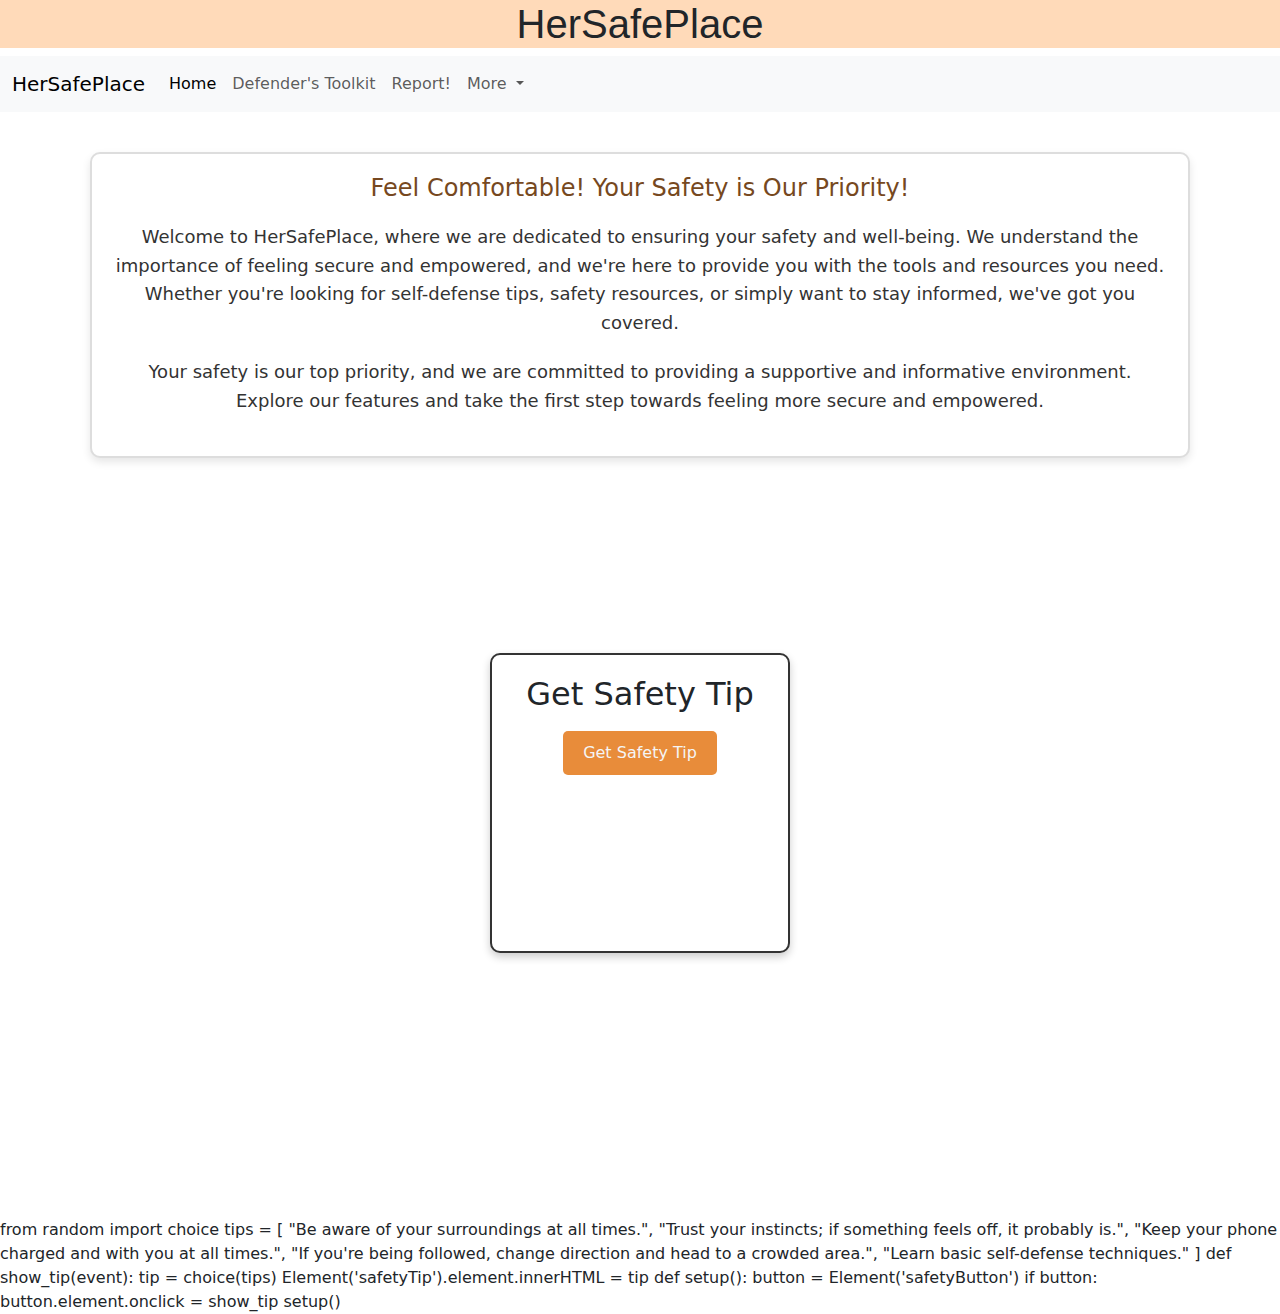
<file: index.html>
<!DOCTYPE html>
<html lang="en">
<head>
    <meta charset="UTF-8">
    <meta name="viewport" content="width=device-width, initial-scale=1.0">
    <title>Women's Safety</title>
    <link rel="stylesheet" href="styles.css">
    <link href="https://cdn.jsdelivr.net/npm/bootstrap@5.3.0/dist/css/bootstrap.min.css" rel="stylesheet">
    <script src="https://pyscript.net/latest/pyscript.js"></script>
</head>
<body>
    <h1 class="text-center">HerSafePlace</h1>

    <nav class="navbar navbar-expand-lg bg-body-tertiary">
        <div class="container-fluid">
            <a class="navbar-brand" href="#">HerSafePlace</a>
            <button class="navbar-toggler" type="button" data-bs-toggle="collapse" data-bs-target="#navbarNavDropdown" aria-controls="navbarNavDropdown" aria-expanded="false" aria-label="Toggle navigation">
                <span class="navbar-toggler-icon"></span>
            </button>
            <div class="collapse navbar-collapse" id="navbarNavDropdown">
                <ul class="navbar-nav">
                    <li class="nav-item">
                        <a class="nav-link active" aria-current="page" href="#">Home</a>
                    </li>
                    <li class="nav-item">
                        <a class="nav-link" href="defenders-toolkit.html">Defender's Toolkit</a>
                    </li>
                    <li class="nav-item">
                        <a class="nav-link" href="Report.html">Report!</a>
                    </li>
                    <li class="nav-item dropdown">
                        <a class="nav-link dropdown-toggle" href="#" role="button" data-bs-toggle="dropdown" aria-expanded="false">
                            More
                        </a>
                        <ul class="dropdown-menu">
                            <li><a class="dropdown-item" href="Read.html">Read articles and news on women safety!</a></li>
                            <li><a class="dropdown-item" href="Resource.html">Safety Resources</a></li>
                            <li><a class="dropdown-item" href="About.html">About</a></li>
                        </ul>
                    </li>
                </ul>
            </div>
        </div>
    </nav>
    <div class="intro-section">
        <h3>Feel Comfortable! Your Safety is Our Priority!</h3>
        
        <p>Welcome to HerSafePlace, where we are dedicated to ensuring your safety and well-being. We understand the importance of feeling secure and empowered, and we're here to provide you with the tools and resources you need. Whether you're looking for self-defense tips, safety resources, or simply want to stay informed, we've got you covered.</p>
                
        <p>Your safety is our top priority, and we are committed to providing a supportive and informative environment. Explore our features and take the first step towards feeling more secure and empowered.</p>
    </div>
    
    <main>
        <div id="safety-container">
            <h2>Get Safety Tip</h2>
            <button id="safetyButton" class="btn" >Get Safety Tip</button>
            <p id="safetyTip"></p>
        </div>
    </main>

    

    <py-script>
        from random import choice
        
        tips = [
            "Be aware of your surroundings at all times.",
            "Trust your instincts; if something feels off, it probably is.",
            "Keep your phone charged and with you at all times.",
            "If you're being followed, change direction and head to a crowded area.",
            "Learn basic self-defense techniques."
        ]
        
        def show_tip(event):
            tip = choice(tips)
            Element('safetyTip').element.innerHTML = tip
        
        def setup():
            button = Element('safetyButton')
            if button:
                button.element.onclick = show_tip

        setup()
    </py-script>

    <script src="https://cdn.jsdelivr.net/npm/bootstrap@5.3.0/dist/js/bootstrap.bundle.min.js"></script>
</body>
</html>
</file>
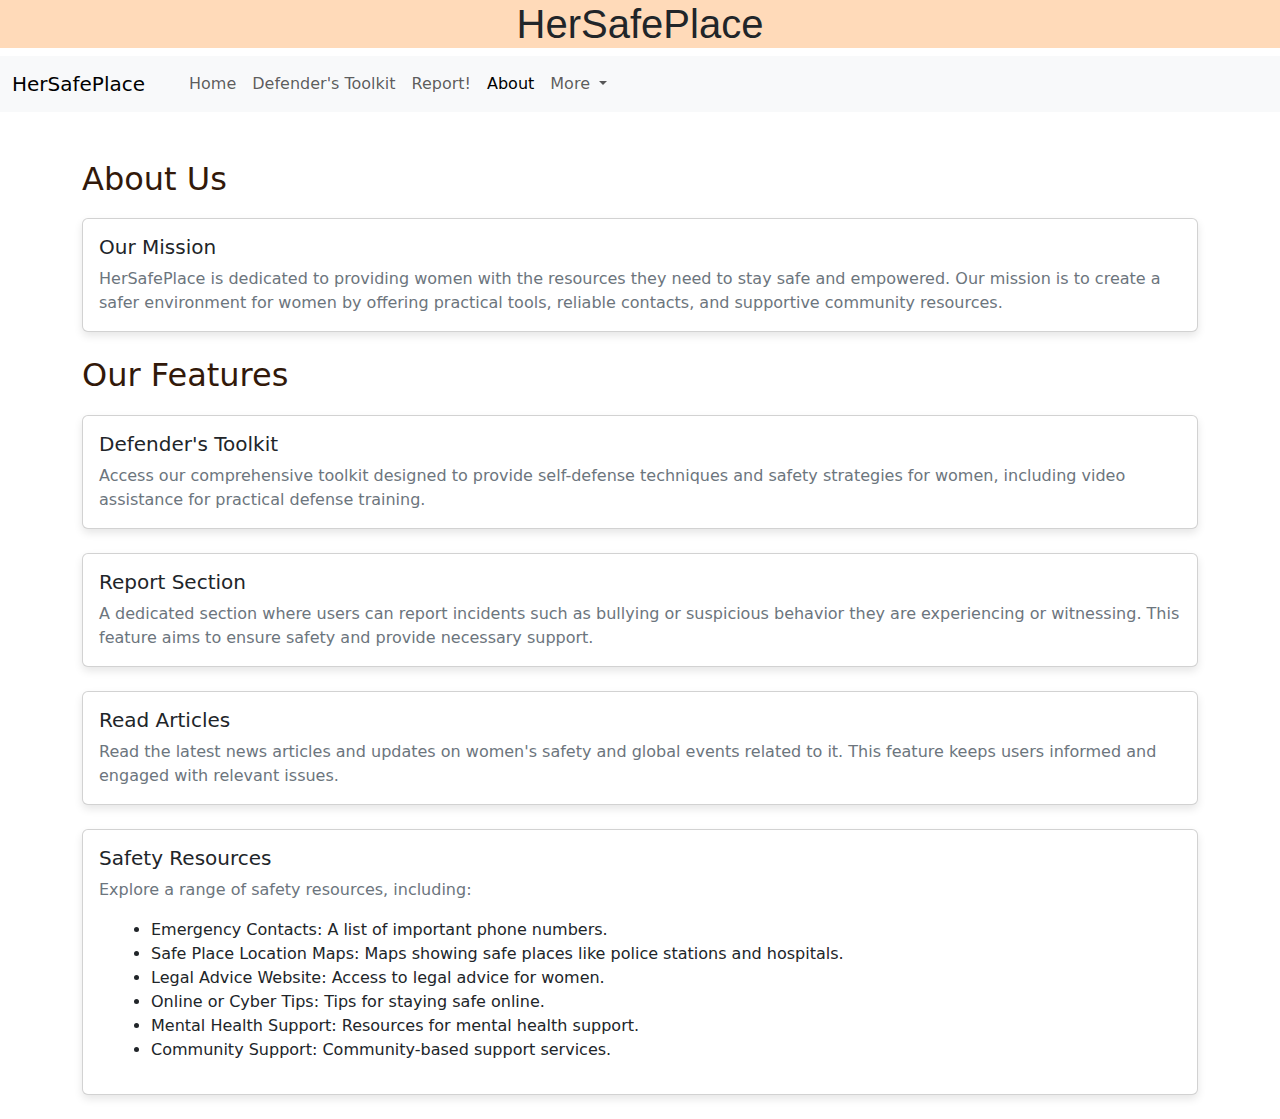
<file: about.html>
<!DOCTYPE html>
<html lang="en">
<head>
    <meta charset="UTF-8">
    <meta name="viewport" content="width=device-width, initial-scale=1.0">
    <title>About Us | HerSafePlace</title>
    <link rel="stylesheet" href="about.css">
    <link href="https://cdn.jsdelivr.net/npm/bootstrap@5.3.0/dist/css/bootstrap.min.css" rel="stylesheet">
</head>
<body>
    <h1 class="text-center">HerSafePlace</h1>

    <nav class="navbar navbar-expand-lg bg-body-tertiary">
        <div class="container-fluid">
            <a class="navbar-brand" href="#">HerSafePlace</a>
            <button class="navbar-toggler" type="button" data-bs-toggle="collapse" data-bs-target="#navbarNavDropdown" aria-controls="navbarNavDropdown" aria-expanded="false" aria-label="Toggle navigation">
                <span class="navbar-toggler-icon"></span>
            </button>
            <div class="collapse navbar-collapse" id="navbarNavDropdown">
                <ul class="navbar-nav">
                    <li class="nav-item">
                        <a class="nav-link" href="index.html">Home</a>
                    </li>
                    <li class="nav-item">
                        <a class="nav-link" href="defenders-toolkit.html">Defender's Toolkit</a>
                    </li>
                    <li class="nav-item">
                        <a class="nav-link" href="Report.html">Report!</a>
                    </li>
                    <li class="nav-item">
                        <a class="nav-link active" aria-current="page" href="About.html">About</a>
                    </li>
                    <li class="nav-item dropdown">
                        <a class="nav-link dropdown-toggle" href="#" role="button" data-bs-toggle="dropdown" aria-expanded="false">
                            More
                        </a>
                        <ul class="dropdown-menu">
                            <li><a class="dropdown-item" href="Read.html">Read articles and news on women safety!</a></li>
                            <li><a class="dropdown-item" href="Resource.html">Safety Resources</a></li>
                        </ul>
                    </li>
                </ul>
            </div>
        </div>
    </nav>

    <div class="container mt-5">
        <section>
            <h2 class="section-title">About Us</h2>
            <div class="card">
                <div class="card-body">
                    <h5 class="card-title">Our Mission</h5>
                    <p class="card-text">HerSafePlace is dedicated to providing women with the resources they need to stay safe and empowered. Our mission is to create a safer environment for women by offering practical tools, reliable contacts, and supportive community resources.</p>
                </div>
            </div>
        </section>

        <section class="mt-4">
            <h2 class="section-title">Our Features</h2>
            <div class="row">
                <div class="col-md-12 mb-4">
                    <div class="card">
                        <div class="card-body">
                            <h5 class="card-title">Defender's Toolkit</h5>
                            <p class="card-text">Access our comprehensive toolkit designed to provide self-defense techniques and safety strategies for women, including video assistance for practical defense training.</p>
                        </div>
                    </div>
                </div>

                <div class="col-md-12 mb-4">
                    <div class="card">
                        <div class="card-body">
                            <h5 class="card-title">Report Section</h5>
                            <p class="card-text">A dedicated section where users can report incidents such as bullying or suspicious behavior they are experiencing or witnessing. This feature aims to ensure safety and provide necessary support.</p>
                        </div>
                    </div>
                </div>
                
                <div class="col-md-12 mb-4">
                    <div class="card">
                        <div class="card-body">
                            <h5 class="card-title">Read Articles</h5>
                            <p class="card-text">Read the latest news articles and updates on women's safety and global events related to it. This feature keeps users informed and engaged with relevant issues.</p>
                        </div>
                    </div>
                </div>
                
                <div class="col-md-12 mb-4">
                    <div class="card">
                        <div class="card-body">
                            <h5 class="card-title">Safety Resources</h5>
                            <p class="card-text">Explore a range of safety resources, including:</p>
                            <ul>
                                <li>Emergency Contacts: A list of important phone numbers.</li>
                                <li>Safe Place Location Maps: Maps showing safe places like police stations and hospitals.</li>
                                <li>Legal Advice Website: Access to legal advice for women.</li>
                                <li>Online or Cyber Tips: Tips for staying safe online.</li>
                                <li>Mental Health Support: Resources for mental health support.</li>
                                <li>Community Support: Community-based support services.</li>
                            </ul>
                        </div>
                    </div>
                </div>
            </div>
        </section>
    </div>

    <script src="https://cdn.jsdelivr.net/npm/bootstrap@5.3.0/dist/js/bootstrap.bundle.min.js"></script>
</body>
</html>
</file>
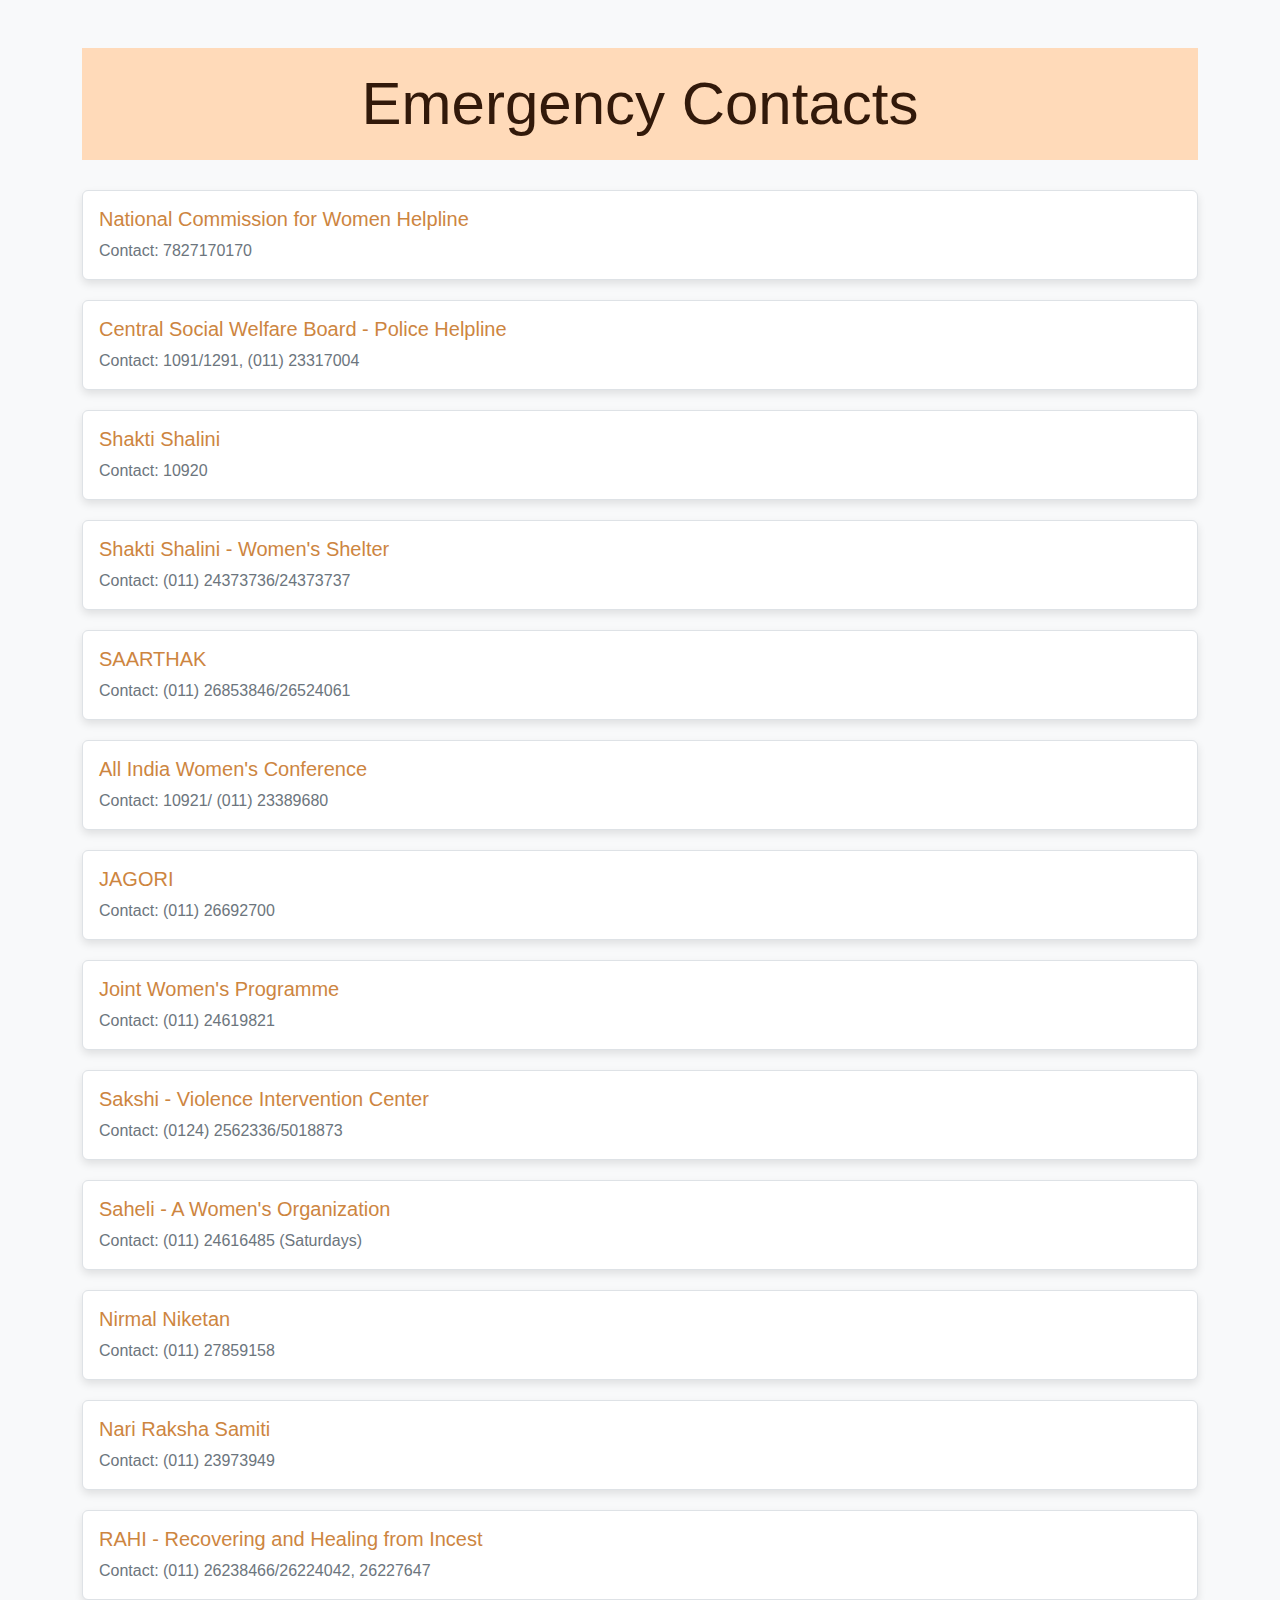
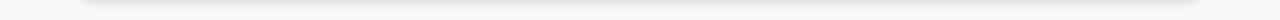
<file: contacts.html>
<!DOCTYPE html>
<html lang="en">
<head>
    <meta charset="UTF-8">
    <meta name="viewport" content="width=device-width, initial-scale=1.0">
    <title>Emergency Contacts</title>
    <link href="https://cdn.jsdelivr.net/npm/bootstrap@5.3.0/dist/css/bootstrap.min.css" rel="stylesheet">
    <style>
        body {
            background-color: #f8f9fa;
            font-family: Arial, sans-serif;
            color: #333;
        }
        h1 {
            background-color: peachpuff;
            color: #32190a;
            font-size: 60px;
            font-family: Impact, 'Arial Narrow Bold', sans-serif;
            text-align: center;
            padding: 20px;
            margin-bottom: 30px;
        }
        .card {
            background-color: #ffffff;
            border: 1px solid #dee2e6;
            box-shadow: 0 4px 8px rgba(0, 0, 0, 0.1);
            margin-bottom: 20px;
        }
        .card:hover {
            transform: translateY(-5px);
            box-shadow: 0 8px 16px rgba(0, 0, 0, 0.2);
        }
        .card-title {
            color: peru;
        }
        .card-text {
            color: #6c757d;
        }
    </style>
</head>
<body>

    <div class="container mt-5">
        <h1>Emergency Contacts</h1>
                
        <div class="card">
            <div class="card-body">
                <h5 class="card-title">National Commission for Women Helpline</h5>
                <p class="card-text">Contact: 7827170170</p>
            </div>
        </div>

        <div class="card">
            <div class="card-body">
                <h5 class="card-title">Central Social Welfare Board - Police Helpline</h5>
                <p class="card-text">Contact: 1091/1291, (011) 23317004</p>
            </div>
        </div>

        <div class="card">
            <div class="card-body">
                <h5 class="card-title">Shakti Shalini</h5>
                <p class="card-text">Contact: 10920</p>
            </div>
        </div>

        <div class="card">
            <div class="card-body">
                <h5 class="card-title">Shakti Shalini - Women's Shelter</h5>
                <p class="card-text">Contact: (011) 24373736/24373737</p>
            </div>
        </div>

        <div class="card">
            <div class="card-body">
                <h5 class="card-title">SAARTHAK</h5>
                <p class="card-text">Contact: (011) 26853846/26524061</p>
            </div>
        </div>

        <div class="card">
            <div class="card-body">
                <h5 class="card-title">All India Women's Conference</h5>
                <p class="card-text">Contact: 10921/ (011) 23389680</p>
            </div>
        </div>

        <div class="card">
            <div class="card-body">
                <h5 class="card-title">JAGORI</h5>
                <p class="card-text">Contact: (011) 26692700</p>
            </div>
        </div>

        <div class="card">
            <div class="card-body">
                <h5 class="card-title">Joint Women's Programme</h5>
                <p class="card-text">Contact: (011) 24619821</p>
            </div>
        </div>

        <div class="card">
            <div class="card-body">
                <h5 class="card-title">Sakshi - Violence Intervention Center</h5>
                <p class="card-text">Contact: (0124) 2562336/5018873</p>
            </div>
        </div>

        <div class="card">
            <div class="card-body">
                <h5 class="card-title">Saheli - A Women's Organization</h5>
                <p class="card-text">Contact: (011) 24616485 (Saturdays)</p>
            </div>
        </div>

        <div class="card">
            <div class="card-body">
                <h5 class="card-title">Nirmal Niketan</h5>
                <p class="card-text">Contact: (011) 27859158</p>
            </div>
        </div>

        <div class="card">
            <div class="card-body">
                <h5 class="card-title">Nari Raksha Samiti</h5>
                <p class="card-text">Contact: (011) 23973949</p>
            </div>
        </div>

        <div class="card">
            <div class="card-body">
                <h5 class="card-title">RAHI - Recovering and Healing from Incest</h5>
                <p class="card-text">Contact: (011) 26238466/26224042, 26227647</p>
            </div>
        </div>

    </div>

    <script src="https://cdn.jsdelivr.net/npm/bootstrap@5.3.0/dist/js/bootstrap.bundle.min.js"></script>
</body>
</html>
</file>
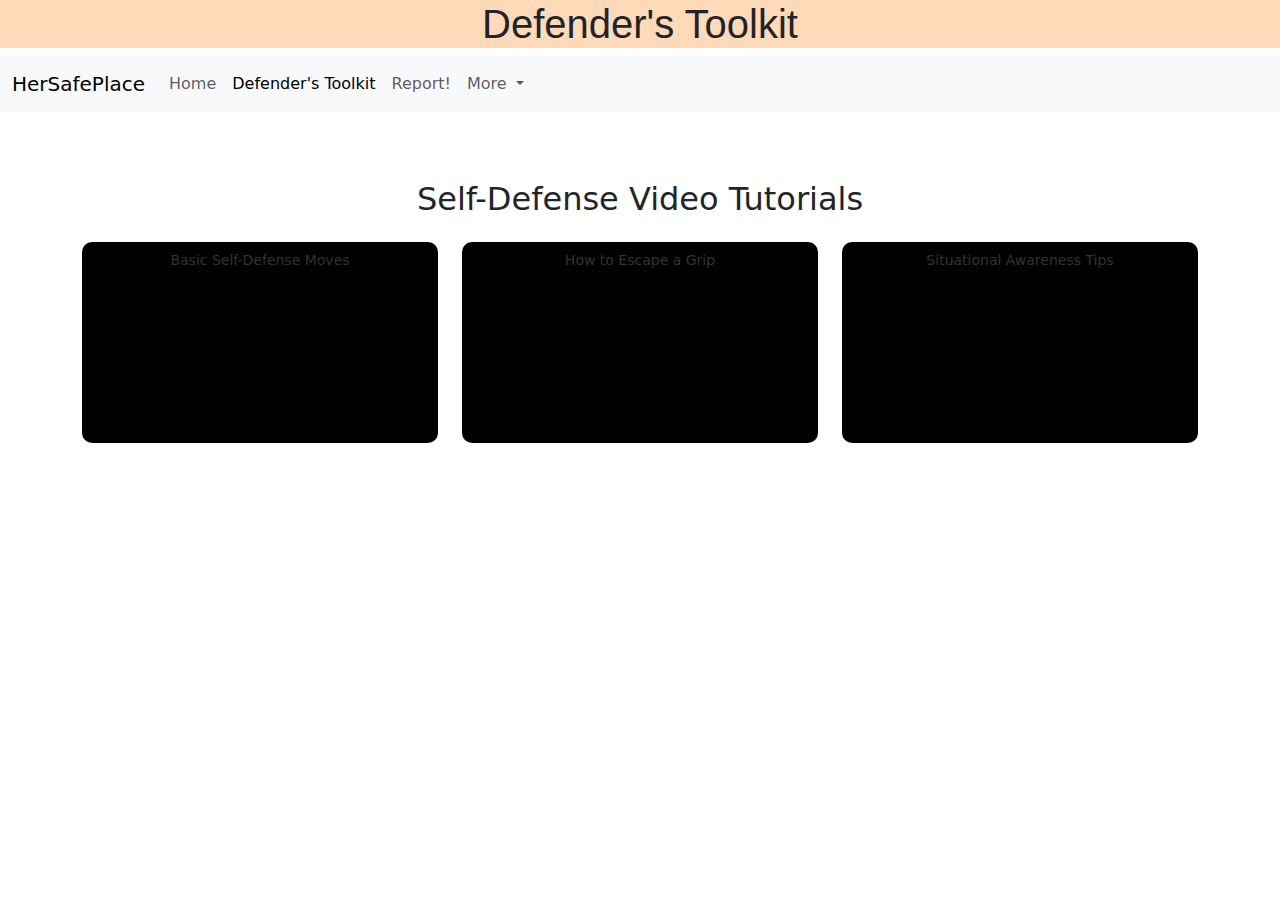
<file: defenders-toolkit.html>
<!DOCTYPE html>
<html lang="en">
<head>
    <meta charset="UTF-8">
    <meta name="viewport" content="width=device-width, initial-scale=1.0">
    <title>Defender's Toolkit</title>
    <link rel="stylesheet" href="defenders-toolkit.css">
    <link href="https://cdn.jsdelivr.net/npm/bootstrap@5.3.0/dist/css/bootstrap.min.css" rel="stylesheet">
</head>
<body>
    <h1 class="text-center">Defender's Toolkit</h1>

    <nav class="navbar navbar-expand-lg bg-body-tertiary">
        <div class="container-fluid">
            <a class="navbar-brand" href="index.html">HerSafePlace</a>
            <button class="navbar-toggler" type="button" data-bs-toggle="collapse" data-bs-target="#navbarNavDropdown" aria-controls="navbarNavDropdown" aria-expanded="false" aria-label="Toggle navigation">
                <span class="navbar-toggler-icon"></span>
            </button>
            <div class="collapse navbar-collapse" id="navbarNavDropdown">
                <ul class="navbar-nav">
                    <li class="nav-item">
                        <a class="nav-link" href="index.html">Home</a>
                    </li>
                    <li class="nav-item">
                        <a class="nav-link active" aria-current="page" href="defenders-toolkit.html">Defender's Toolkit</a>
                    </li>
                    <li class="nav-item">
                        <a class="nav-link" href="Report.html">Report!</a>
                    </li>
                    <li class="nav-item dropdown">
                        <a class="nav-link dropdown-toggle" href="#" role="button" data-bs-toggle="dropdown" aria-expanded="false">
                            More
                        </a>
                        <ul class="dropdown-menu">
                            <li><a class="dropdown-item" href="Read.html">Read articles and news on women safety!</a></li>
                            <li><a class="dropdown-item" href="Resource.html">Safety Resources</a></li>
                            <li><a class="dropdown-item" href="About.html">About</a></li>
                        </ul>
                    </li>
                </ul>
            </div>
        </div>
    </nav>

    <div class="container my-5">
        <h2 class="text-center mb-4">Self-Defense Video Tutorials</h2>
        <div class="row">
            <div class="col-md-4 mb-4">
                <div class="video-container">
                    <iframe src=https://www.youtube.com/embed/k9Jn0eP-ZVg frameborder="0" allowfullscreen></iframe>
                    <p class="text-center mt-2">Basic Self-Defense Moves</p>
                </div>
            </div>
            <div class="col-md-4 mb-4">
                <div class="video-container">
                    <iframe src=https://www.youtube.com/embed/P6hIW3mZHuk frameborder="0" allowfullscreen></iframe>
                    <p class="text-center mt-2">How to Escape a Grip</p>
                </div>
            </div>
            <div class="col-md-4 mb-4">
                <div class="video-container">
                    <iframe src=https://www.youtube.com/embed/-zAEj8LTBdI frameborder="0" allowfullscreen></iframe>
                    <p class="text-center mt-2">Situational Awareness Tips</p>
                </div>
            </div>
        </div>
    </div>

    <script src="https://cdn.jsdelivr.net/npm/bootstrap@5.3.0/dist/js/bootstrap.bundle.min.js"></script>
</body>
</html>
</file>
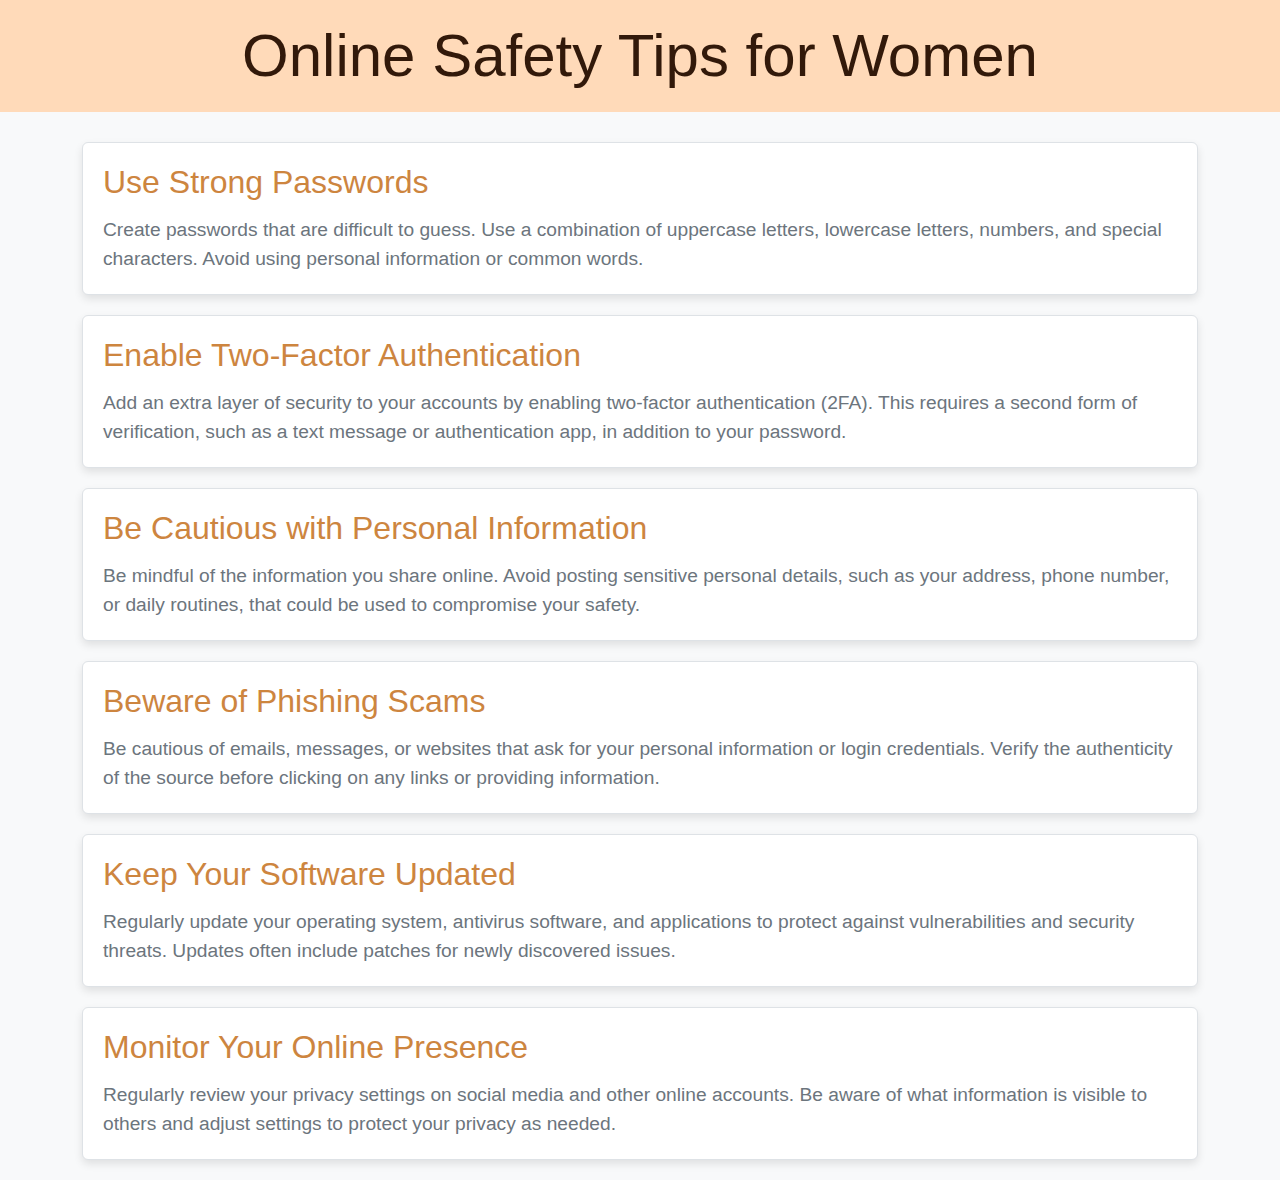
<file: onlineSaftey.html>
<!DOCTYPE html>
<html lang="en">
<head>
    <meta charset="UTF-8">
    <meta name="viewport" content="width=device-width, initial-scale=1.0">
    <title>Online Safety Tips for Women</title>
    <link href="https://cdn.jsdelivr.net/npm/bootstrap@5.3.0/dist/css/bootstrap.min.css" rel="stylesheet">
    <style>
        body {
            background-color: #f8f9fa;
            font-family: Arial, sans-serif;
            color: #333;
        }

        h1 {
            background-color: peachpuff;
            color: #32190a;
            font-size: 60px;
            font-family: Impact, 'Arial Narrow Bold', sans-serif;
            text-align: center;
            padding: 20px;
            margin-bottom: 30px;
        }

        .card {
            background-color: #ffffff;
            border: 1px solid #dee2e6;
            box-shadow: 0 4px 8px rgba(0, 0, 0, 0.1);
            margin-bottom: 20px;
            padding: 20px;
            width: 100%;
        }

        .card:hover {
            transform: translateY(-5px);
            box-shadow: 0 8px 16px rgba(0, 0, 0, 0.2);
        }

        .card-title {
            color: peru;
            font-size: 2rem;
            margin-bottom: 15px;
        }

        .card-text {
            color: #6c757d;
            font-size: 1.2rem;
        }
    </style>
</head>
<body>
    <h1>Online Safety Tips for Women</h1>

    <div class="container">
        <div class="row">
            <div class="col-12">
                <div class="card">
                    <h5 class="card-title">Use Strong Passwords</h5>
                    <p class="card-text">Create passwords that are difficult to guess. Use a combination of uppercase letters, lowercase letters, numbers, and special characters. Avoid using personal information or common words.</p>
                </div>
            </div>
            <div class="col-12">
                <div class="card">
                    <h5 class="card-title">Enable Two-Factor Authentication</h5>
                    <p class="card-text">Add an extra layer of security to your accounts by enabling two-factor authentication (2FA). This requires a second form of verification, such as a text message or authentication app, in addition to your password.</p>
                </div>
            </div>
            <div class="col-12">
                <div class="card">
                    <h5 class="card-title">Be Cautious with Personal Information</h5>
                    <p class="card-text">Be mindful of the information you share online. Avoid posting sensitive personal details, such as your address, phone number, or daily routines, that could be used to compromise your safety.</p>
                </div>
            </div>
            <div class="col-12">
                <div class="card">
                    <h5 class="card-title">Beware of Phishing Scams</h5>
                    <p class="card-text">Be cautious of emails, messages, or websites that ask for your personal information or login credentials. Verify the authenticity of the source before clicking on any links or providing information.</p>
                </div>
            </div>
            <div class="col-12">
                <div class="card">
                    <h5 class="card-title">Keep Your Software Updated</h5>
                    <p class="card-text">Regularly update your operating system, antivirus software, and applications to protect against vulnerabilities and security threats. Updates often include patches for newly discovered issues.</p>
                </div>
            </div>
            <div class="col-12">
                <div class="card">
                    <h5 class="card-title">Monitor Your Online Presence</h5>
                    <p class="card-text">Regularly review your privacy settings on social media and other online accounts. Be aware of what information is visible to others and adjust settings to protect your privacy as needed.</p>
                </div>
            </div>
        </div>
    </div>

    <script src="https://cdn.jsdelivr.net/npm/bootstrap@5.3.0/dist/js/bootstrap.bundle.min.js"></script>
</body>
</html>
</file>
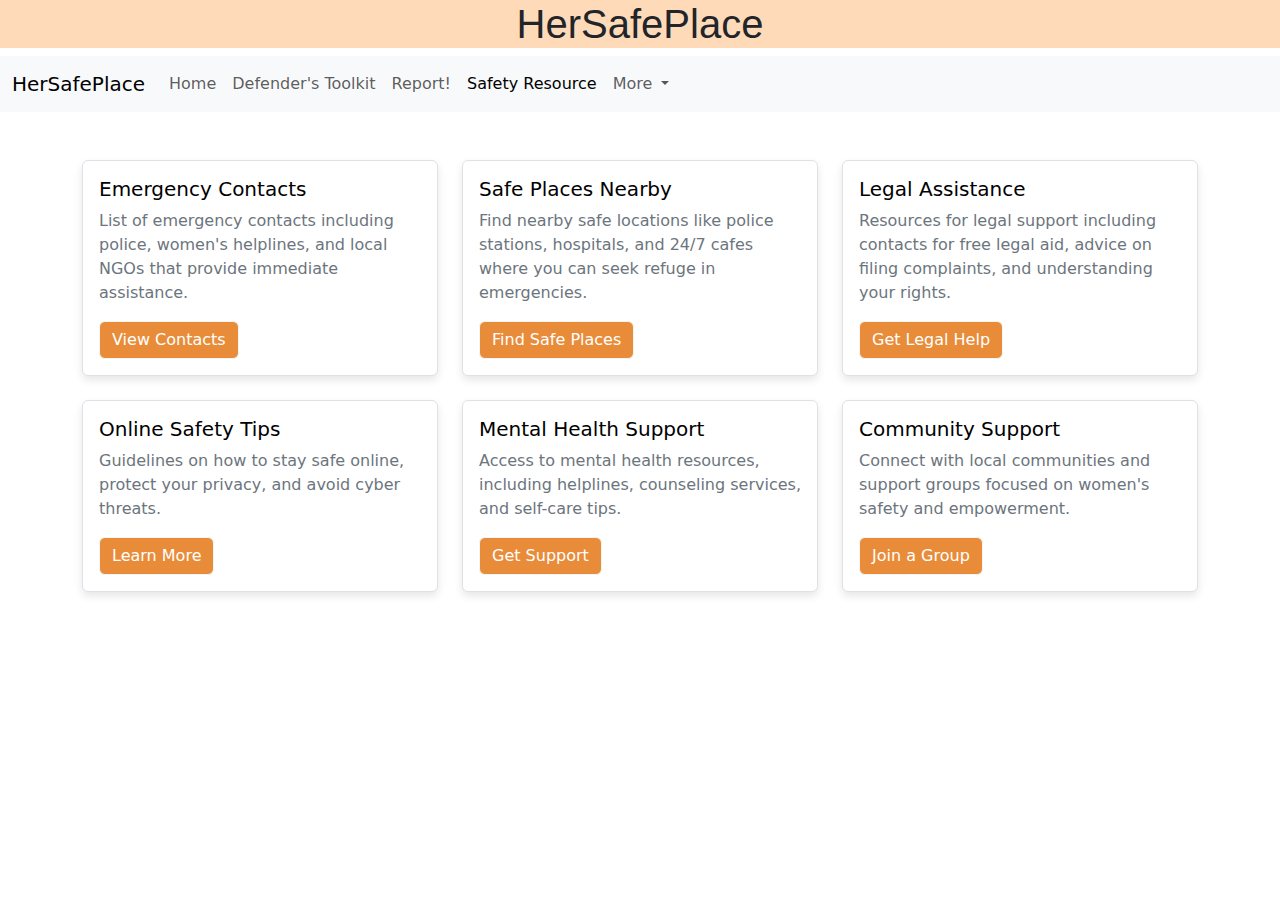
<file: resource.html>
<!DOCTYPE html>
<html lang="en">
<head>
    <meta charset="UTF-8">
    <meta name="viewport" content="width=device-width, initial-scale=1.0">
    <title>Women's Safety</title>
    <link rel="stylesheet" href="resource.css">
    <link href="https://cdn.jsdelivr.net/npm/bootstrap@5.3.0/dist/css/bootstrap.min.css" rel="stylesheet">
</head>
<body>
    <h1 class="text-center">HerSafePlace</h1>

    <nav class="navbar navbar-expand-lg bg-body-tertiary">
        <div class="container-fluid">
            <a class="navbar-brand" href="#">HerSafePlace</a>
            <button class="navbar-toggler" type="button" data-bs-toggle="collapse" data-bs-target="#navbarNavDropdown" aria-controls="navbarNavDropdown" aria-expanded="false" aria-label="Toggle navigation">
                <span class="navbar-toggler-icon"></span>
            </button>
            <div class="collapse navbar-collapse" id="navbarNavDropdown">
                <ul class="navbar-nav">
                    <li class="nav-item">
                        <a class="nav-link" href="index.html">Home</a>
                    </li>
                    <li class="nav-item">
                        <a class="nav-link" href="defenders-toolkit.html">Defender's Toolkit</a>
                    </li>
                    <li class="nav-item">
                        <a class="nav-link" href="Report.html">Report!</a>
                    </li>
                    <li class="nav-item">
                        <a class="nav-link active" aria-current="page" href="Resource.html">Safety Resource</a>
                    </li>
                    <li class="nav-item dropdown">
                        <a class="nav-link dropdown-toggle" href="#" role="button" data-bs-toggle="dropdown" aria-expanded="false">
                            More
                        </a>
                        <ul class="dropdown-menu">
                            <li><a class="dropdown-item" href="Read.html">Read articles and news on women safety!</a></li>
                            <li><a class="dropdown-item" href="About.html">About</a></li>
                        </ul>
                    </li>
                </ul>
            </div>
        </div>
    </nav>

    <div class="container mt-5">
        <div class="row">
            <div class="col-md-4">
                <div class="card resource-card">
                    <div class="card-body">
                        <h5 class="card-title">Emergency Contacts</h5>
                        <p class="card-text">List of emergency contacts including police, women's helplines, and local NGOs that provide immediate assistance.</p>
                        <a href="contacts.html" class="btn btn-primary">View Contacts</a>
                    </div>
                </div>
            </div>
            <div class="col-md-4">
                <div class="card resource-card">
                    <div class="card-body">
                        <h5 class="card-title">Safe Places Nearby</h5>
                        <p class="card-text">Find nearby safe locations like police stations, hospitals, and 24/7 cafes where you can seek refuge in emergencies.</p>
                        <a href="https://www.google.com/maps/search/?api=1&query=polic+station+and+hospitals+and+rescue+centers+and+Women+help+near+me" class="btn btn-primary" target="_blank">Find Safe Places</a>
                    </div>
                </div>
            </div>
            <div class="col-md-4">
                <div class="card resource-card">
                    <div class="card-body">
                        <h5 class="card-title">Legal Assistance</h5>
                        <p class="card-text">Resources for legal support including contacts for free legal aid, advice on filing complaints, and understanding your rights.</p>
                        <a href="https://suhanubhav.com/en/causes/free-legal-aid-women" class="btn btn-primary">Get Legal Help</a>
                    </div>
                </div>
            </div>
        </div>
        <div class="row mt-4">
            <div class="col-md-4">
                <div class="card resource-card">
                    <div class="card-body">
                        <h5 class="card-title">Online Safety Tips</h5>
                        <p class="card-text">Guidelines on how to stay safe online, protect your privacy, and avoid cyber threats.</p>
                        <a href="onlineSaftey.html" class="btn btn-primary">Learn More</a>
                    </div>
                </div>
            </div>
            <div class="col-md-4">
                <div class="card resource-card">
                    <div class="card-body">
                        <h5 class="card-title">Mental Health Support</h5>
                        <p class="card-text">Access to mental health resources, including helplines, counseling services, and self-care tips.</p>
                        <a href="#" class="btn btn-primary">Get Support</a>
                    </div>
                </div>
            </div>
            <div class="col-md-4">
                <div class="card resource-card">
                    <div class="card-body">
                        <h5 class="card-title">Community Support</h5>
                        <p class="card-text">Connect with local communities and support groups focused on women's safety and empowerment.</p>
                        <a href="#" class="btn btn-primary">Join a Group</a>
                    </div>
                </div>
            </div>
        </div>
    </div>

    <script src="https://cdn.jsdelivr.net/npm/bootstrap@5.3.0/dist/js/bootstrap.bundle.min.js"></script>
</body>
</html>
</file>
<file: styles.css>
h1 {
    background-color: peachpuff;
    color: #32190a;
    font-size: 80px;
    font-family: Impact, 'Arial Narrow Bold', sans-serif;
}

.intro-section {
    text-align: center;
    margin: 40px auto;
    padding: 20px;
    background-color: #ffffff; 
    border: 2px solid #ddd;
    border-radius: 10px; 
    box-shadow: 0px 4px 8px rgba(0, 0, 0, 0.1);
    max-width: 1100px; 
}

.intro-section h3 {
    color: rgb(118, 72, 32) !important;
    font-size: 24px;
    margin-bottom: 20px;
}

.intro-section p {
    color: #333;
    font-size: 18px;
    line-height: 1.6; 
    margin-bottom: 20px;
}

.intro-section ul {
    list-style-type: none; 
    padding: 0;
    margin: 0;
}

.intro-section ul li {
    font-size: 16px;
    margin-bottom: 10px;
}

.intro-section ul li strong {
    color:rgb(118, 72, 32) !important;
}


body {
    font-family: Arial, sans-serif;
    background-color: #FFDAB9; 
    color: #333333; 
    margin: 0;
    padding: 0;
}

main {
    display: flex;
    justify-content: center;
    align-items: center;
    height: 80vh; 
    padding: 20px;
}

#safety-container {
    width: 300px;
    height: 300px; 
    background-color: #ffffff; 
    border: 2px solid #333333; 
    border-radius: 10px; 
    padding: 20px;
    box-shadow: 0px 4px 8px rgba(0, 0, 0, 0.2);
    text-align: center;
    margin-top: -110px;
}

#safetyButton {
    background-color: rgb(232, 140, 58) !important;
    border-color: whitesmoke !important;
    border: none;
    border-radius: 5px;
    padding: 10px 20px;
    cursor: pointer;
    margin-top: 10px;
    color: whitesmoke;
}

#safetyButton:hover {
    background-color: rgb(118, 72, 32) !important;
    border-color: whitesmoke !important;
    color: white;
}

#safetyTip {
    margin-top: 20px;
    font-size: 16px;
}
</file>
<file: about.css>
h1{
    background-color: peachpuff;
    color: #32190a;
    font-size: 80px;
    font-family: Impact,  'Arial Narrow Bold', sans-serif
}


body {
    background-color: #f8f9fa;
    font-family: Arial, sans-serif;
}

.section-title {
    color: #32190a;
    margin-bottom: 20px;
}

.card {
    background-color: #ffffff;
    border: 1px solid #dee2e6;
    box-shadow: 0 4px 8px rgba(0, 0, 0, 0.1);
}

.card:hover {
    transform: translateY(-5px);
    box-shadow: 0 8px 16px rgba(0, 0, 0, 0.2);
}

.card-title {
    color: peru;
}

.card-text {
    color: #6c757d;
}

ul {
    list-style-type: disc;
    margin-left: 20px;
}
</file>
<file: defenders-toolkit.css>
h1{
    background-color: peachpuff;
    color: #32190a;
    font-size: 80px;
    font-family: Impact,  'Arial Narrow Bold', sans-serif
}

.container {
    margin-top: 20px;
    padding: 20px;
}

.video-container {
    position: relative;
    padding-bottom: 56.25%;
    height: 0;
    overflow: hidden;
    background: #000;
    border-radius: 10px;
}

.video-container iframe {
    position: absolute;
    top: 0;
    left: 0;
    width: 100%;
    height: 100%;
}

.video-container p {
    font-size: 14px;
    color: #333;
    margin-top: 10px;
}
</file>
<file: resource.css>
h1{
    background-color: peachpuff;
    color: #32190a;
    font-size: 80px;
    font-family: Impact,  'Arial Narrow Bold', sans-serif
}


body {
    background-color: #f8f9fa;
}

.resource-card {
    background-color: #ffffff !important;
    border: 1px solid #dee2e6 !important;
    box-shadow: 0 4px 8px rgba(0, 0, 0, 0.1) !important;
    transition: transform 0.3s ease, box-shadow 0.3s ease !important;
}

.resource-card:hover {
    transform: translateY(-5px) !important;
    box-shadow: 0 8px 16px rgba(0, 0, 0, 0.2) !important;
}

.card-title {
    color: black !important;
}

.card-text {
    color: #6c757d !important;
}

.btn-primary {
    background-color: rgb(232, 140, 58) !important;
    border-color: whitesmoke !important;
    transition: background-color 0.3s ease, border-color 0.3s ease !important;
}

.btn-primary:hover {
    background-color: rgb(118, 72, 32) !important;
    border-color: whitesmoke !important;
}
</file>
